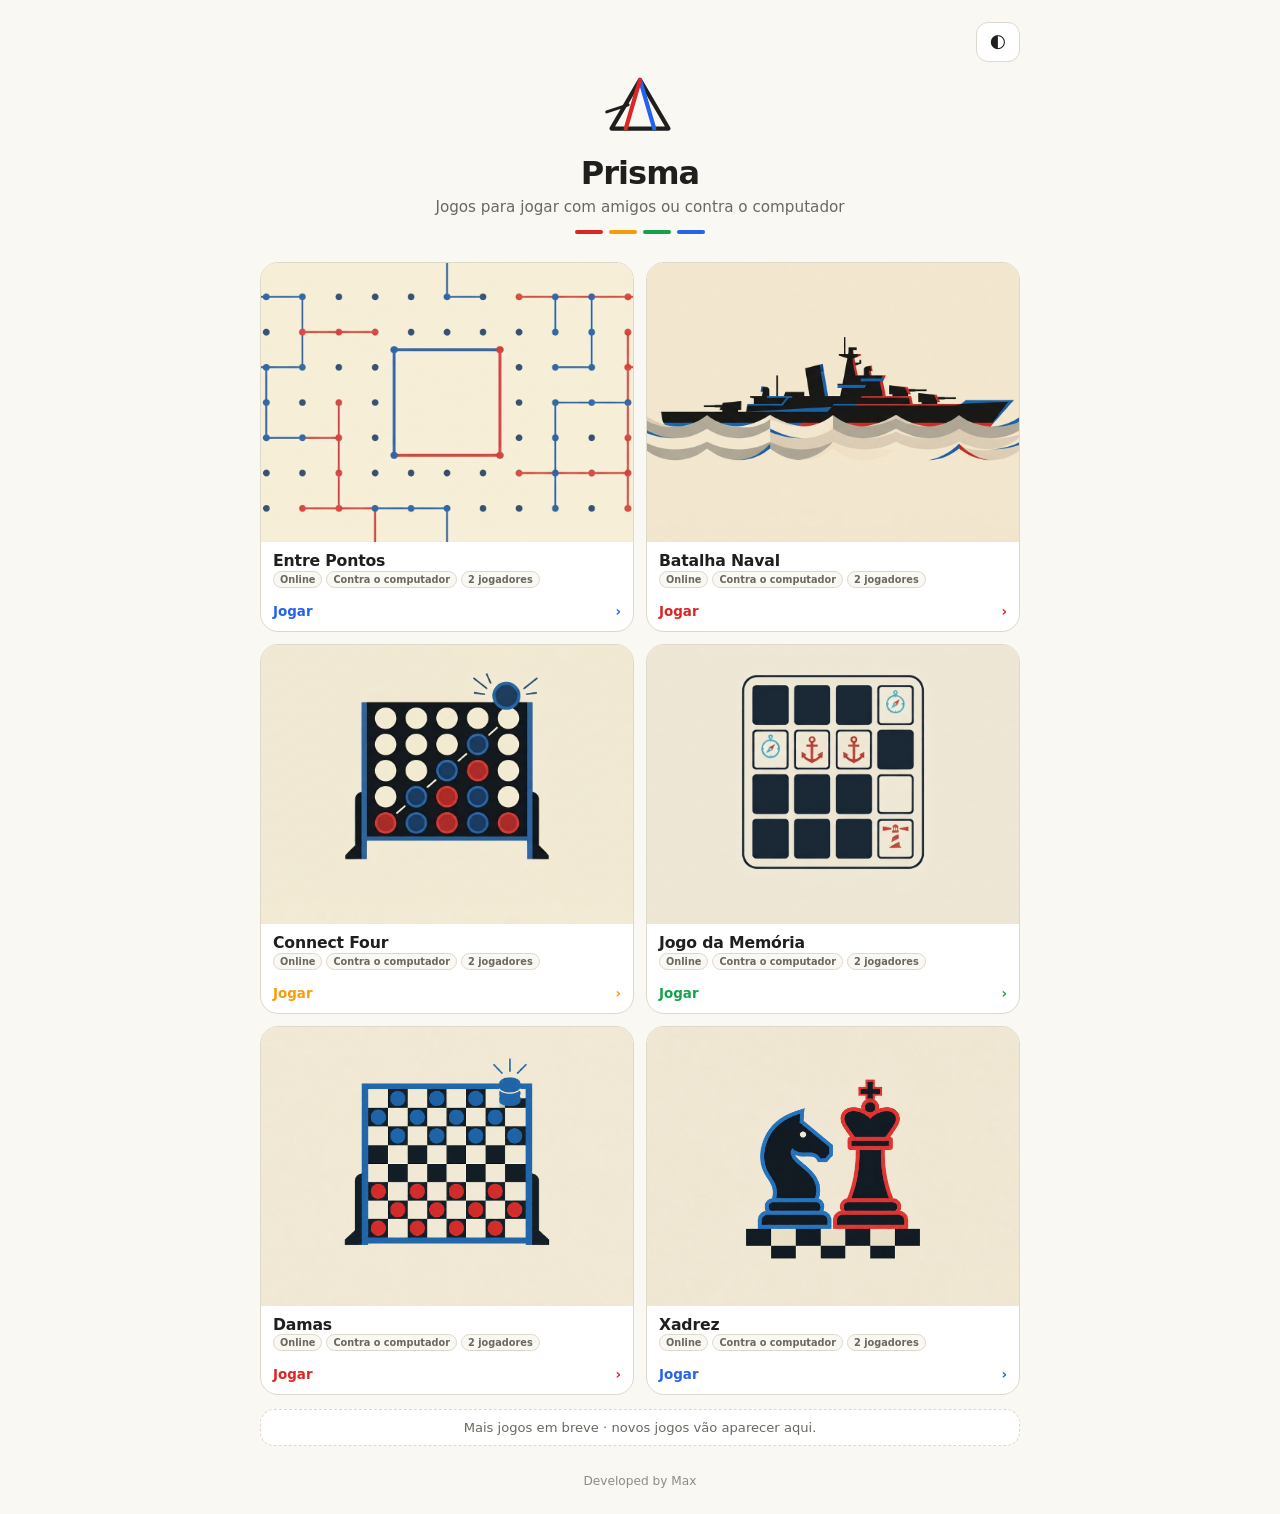
<file: index.html>
<!DOCTYPE html>
<html lang="pt-BR">
<head>
<meta charset="utf-8">
<meta name="viewport" content="width=device-width, initial-scale=1, viewport-fit=cover">
<meta name="theme-color" id="meta-theme" content="#faf8f3">
<title>Prisma · Jogos online</title>
<meta name="description" content="Prisma: jogos online para jogar com amigos ou contra o computador.">
<meta property="og:type" content="website">
<meta property="og:site_name" content="Prisma">
<meta property="og:title" content="Prisma · Jogos online">
<meta property="og:description" content="Jogos para jogar com amigos ou contra o computador.">
<meta property="og:url" content="https://prisma-io.netlify.app/">
<meta property="og:image" content="https://prisma-io.netlify.app/img/og.jpg">
<meta property="og:image:type" content="image/jpeg">
<meta property="og:image:width" content="1024">
<meta property="og:image:height" content="1024">
<meta name="twitter:card" content="summary_large_image">
<meta name="twitter:title" content="Prisma · Jogos online">
<meta name="twitter:description" content="Jogos para jogar com amigos ou contra o computador.">
<meta name="twitter:image" content="https://prisma-io.netlify.app/img/og.jpg">
<link rel="apple-touch-icon" href="img/apple-touch-icon.jpg">
<link rel="icon" type="image/svg+xml" href="data:image/svg+xml,%3Csvg xmlns='http://www.w3.org/2000/svg' viewBox='0 0 128 128'%3E%3Crect width='128' height='128' rx='28' fill='%23faf8f3'/%3E%3Cpath d='M64 22 110 100H18Z' fill='none' stroke='%231f1f1e' stroke-width='9' stroke-linejoin='round'/%3E%3Cpath d='M64 22 86 100' stroke='%232563eb' stroke-width='9' stroke-linecap='round'/%3E%3Cpath d='M64 22 42 100' stroke='%23dc2626' stroke-width='9' stroke-linecap='round'/%3E%3C/svg%3E">
<style>
:root{--bg:#faf8f3;--fg:#1f1f1e;--muted:#6b6860;--line:#ded8ca;--card:#fff;--p1:#2563eb;--p2:#dc2626;--p3:#f59e0b;--p4:#16a34a}
@media (prefers-color-scheme:dark){:root:not([data-theme="light"]){--bg:#181817;--fg:#f2f0eb;--muted:#9e9a90;--line:#363532;--card:#232321;--p1:#60a5fa;--p2:#f87171;--p3:#fbbf24;--p4:#4ade80}}
:root[data-theme="dark"]{--bg:#181817;--fg:#f2f0eb;--muted:#9e9a90;--line:#363532;--card:#232321;--p1:#60a5fa;--p2:#f87171;--p3:#fbbf24;--p4:#4ade80}
*{box-sizing:border-box}
body{margin:0;min-height:100dvh;background:var(--bg);color:var(--fg);font-family:system-ui,-apple-system,"Segoe UI",Roboto,sans-serif;display:flex;justify-content:center;padding:max(14px,env(safe-area-inset-top)) 16px max(18px,env(safe-area-inset-bottom))}
main{width:100%;max-width:760px;margin:auto 0;padding:8px 0}
.bar{display:flex;justify-content:flex-end;margin-bottom:6px}
#theme-btn{font:inherit;min-height:40px;min-width:44px;border-radius:12px;border:1px solid var(--line);background:var(--card);color:var(--fg);cursor:pointer;font-size:1rem}
header{text-align:center;margin-bottom:28px}
.logo{width:76px;height:76px;margin:0 auto 10px;display:block}
h1{margin:0;font-size:2rem;letter-spacing:-.03em}
.tag{margin:6px 0 0;color:var(--muted);font-size:.95rem}
.spectrum{display:flex;justify-content:center;gap:6px;margin-top:14px}
.spectrum i{width:28px;height:4px;border-radius:999px;display:block}
.games{display:grid;grid-template-columns:repeat(auto-fit,minmax(260px,1fr));gap:14px}
.game{display:flex;flex-direction:column;gap:12px;padding:20px;border-radius:20px;background:var(--card);border:1px solid var(--line);color:inherit;text-decoration:none;transition:transform .15s,border-color .15s}
.game:hover{transform:translateY(-2px);border-color:var(--accent)}
.game:active{transform:scale(.99)}
.game:focus-visible{outline:2px solid var(--accent);outline-offset:2px}
.ico{width:52px;height:52px;border-radius:14px;background:var(--bg);display:flex;align-items:center;justify-content:center;color:var(--accent)}
.ico svg{width:30px;height:30px}
.game h2{margin:0;font-size:1.15rem;letter-spacing:-.01em}
.game p{margin:0;color:var(--muted);font-size:.88rem;line-height:1.45;flex:1}
.modes{display:flex;flex-wrap:wrap;gap:6px}
.modes span{font-size:.74rem;font-weight:600;padding:3px 9px;border-radius:999px;background:var(--bg);border:1px solid var(--line);color:var(--muted)}
.play{display:flex;align-items:center;justify-content:space-between;font-weight:700;font-size:.9rem;color:var(--accent)}
.foot{text-align:center;color:var(--muted);font-size:.76rem;margin:28px 0 0;opacity:.75}
.soon-note{margin:14px 0 0;padding:10px 14px;border:1px dashed var(--line);border-radius:14px;background:var(--card);color:var(--muted);font-size:.82rem;text-align:center}
.cover{display:block;margin:-20px -20px 0;width:calc(100% + 40px);aspect-ratio:16/9;object-fit:cover;border-radius:20px 20px 0 0;background:var(--bg)}
main{position:relative}
@media (max-width:600px){
  header{margin-bottom:20px}
  .logo{width:52px;height:52px;margin-bottom:6px}
  h1{font-size:1.7rem}
  .tag{font-size:.88rem}
  .spectrum{margin-top:10px}
  .bar{position:absolute;top:0;right:0;margin:0}
  main{padding-top:0}
}
/* Layout compacto: duas colunas, capas 4:3 e modos visíveis */
.games{grid-template-columns:repeat(2,minmax(0,1fr));gap:12px}
.game{padding:0;gap:0;overflow:hidden;border-radius:18px}
.game .cover{margin:0;width:100%;aspect-ratio:4/3;object-fit:cover;border-radius:0}
.game .ico,.game p{display:none}
.game .modes{display:flex;gap:4px;padding:0 12px 10px}
.game .modes span{font-size:.61rem;padding:2px 6px}
.game h2{padding:10px 12px 0;font-size:.98rem;line-height:1.2}
.game .play{padding:6px 12px 12px;font-size:.84rem}
@media (max-width:360px){.game h2{font-size:.9rem}}
</style>
</head>
<body>
<main>
  <div class="bar"><button id="theme-btn" type="button" aria-label="Alternar tema">🌓</button></div>

  <header>
    <svg class="logo" viewBox="0 0 128 128" fill="none" aria-hidden="true">
      <path d="M64 20 112 102H16Z" stroke="var(--fg)" stroke-width="7" stroke-linejoin="round"/>
      <path d="M8 74 44 62" stroke="var(--fg)" stroke-width="5" stroke-linecap="round"/>
      <path d="M64 20 88 102" stroke="var(--p1)" stroke-width="7" stroke-linecap="round"/>
      <path d="M64 20 40 102" stroke="var(--p2)" stroke-width="7" stroke-linecap="round"/>
    </svg>
    <h1>Prisma</h1>
    <p class="tag">Jogos para jogar com amigos ou contra o computador</p>
    <div class="spectrum" aria-hidden="true">
      <i style="background:var(--p2)"></i><i style="background:var(--p3)"></i><i style="background:var(--p4)"></i><i style="background:var(--p1)"></i>
    </div>
  </header>

  <div class="games" id="games"></div>
  <p class="soon-note">Mais jogos em breve · novos jogos vão aparecer aqui.</p>

  <p class="foot">Developed by Max</p>
</main>

<script>
/* Para adicionar um jogo novo: crie uma pasta com o index.html dele e inclua mais um item aqui. */
const GAMES = [
  {
    nome: 'Entre Pontos',
    desc: 'Ligue os pontos e feche mais quadrados que o adversário.',
    url: 'entre-pontos/index.html',
    cor: 'var(--p1)',
    capa: 'entre-pontos/img/og.jpg',
    modos: ['Online', 'Contra o computador', '2 jogadores'],
    icone: '<svg viewBox="0 0 32 32" fill="none"><line x1="7" y1="7" x2="25" y2="7" stroke="currentColor" stroke-width="3" stroke-linecap="round"/><line x1="25" y1="7" x2="25" y2="25" stroke="var(--p2)" stroke-width="3" stroke-linecap="round"/><line x1="7" y1="7" x2="7" y2="25" stroke="currentColor" stroke-width="3" stroke-linecap="round"/><circle cx="7" cy="7" r="3.2" fill="var(--fg)"/><circle cx="25" cy="7" r="3.2" fill="var(--fg)"/><circle cx="7" cy="25" r="3.2" fill="var(--fg)"/><circle cx="25" cy="25" r="3.2" fill="var(--fg)"/></svg>'
  },
  {
    nome: 'Batalha Naval',
    desc: 'Posicione sua frota, encontre e afunde todos os navios inimigos.',
    url: 'batalha-naval/index.html',
    cor: 'var(--p2)',
    capa: 'batalha-naval/img/og.jpg',
    modos: ['Online', 'Contra o computador', '2 jogadores'],
    icone: '<svg viewBox="0 0 32 32" fill="none" stroke="currentColor" stroke-width="2.4" stroke-linecap="round" stroke-linejoin="round"><path d="M4 20h24l-3 6H7z"/><path d="M16 20V6l7 9h-7"/><path d="M3 29c3-1.5 5 1.5 8 0s5 1.5 8 0 5 1.5 8 0" stroke-width="1.8"/></svg>'
  },
  {
    nome: 'Connect Four',
    desc: 'Alinhe quatro peças na horizontal, vertical ou diagonal antes do adversário.',
    url: 'connect-four/index.html',
    cor: 'var(--p3)',
    capa: 'connect-four/img/og.jpg',
    modos: ['Online', 'Contra o computador', '2 jogadores'],
    icone: '<svg viewBox="0 0 32 32" fill="none"><rect x="3" y="6" width="26" height="22" rx="3" stroke="currentColor" stroke-width="2.4"/><circle cx="10" cy="13" r="2.4" fill="var(--p1)"/><circle cx="16" cy="13" r="2.4" fill="var(--p2)"/><circle cx="22" cy="13" r="2.4" fill="var(--p1)"/><circle cx="10" cy="20" r="2.4" fill="var(--p2)"/><circle cx="16" cy="20" r="2.4" fill="var(--p1)"/><circle cx="22" cy="20" r="2.4" fill="var(--p2)"/></svg>'
  },
  {
    nome: 'Jogo da Memória',
    desc: 'Encontre os pares antes do adversário e lembre onde cada carta estava.',
    url: 'jogo-da-memoria/index.html',
    cor: 'var(--p4)',
    capa: 'jogo-da-memoria/img/og.jpg',
    modos: ['Online', 'Contra o computador', '2 jogadores'],
    icone: '<svg viewBox="0 0 32 32" fill="none" stroke="currentColor" stroke-width="2.2" stroke-linejoin="round"><rect x="4" y="4" width="10" height="10" rx="2"/><rect x="18" y="4" width="10" height="10" rx="2"/><rect x="4" y="18" width="10" height="10" rx="2"/><rect x="18" y="18" width="10" height="10" rx="2" stroke="var(--p1)"/><path d="M21 22.5l2 2 3.5-3.5" stroke="var(--p1)" stroke-width="2.4" stroke-linecap="round"/></svg>'
  },
  {
    nome: 'Damas',
    desc: 'Capture as peças adversárias e promova as suas a damas.',
    url: 'damas/index.html',
    cor: 'var(--p2)',
    capa: 'damas/img/capa-v2.png',
    modos: ['Online', 'Contra o computador', '2 jogadores'],
    icone: '<span aria-hidden="true">●</span>'
  },
  {
    nome: 'Xadrez',
    desc: 'Proteja seu rei, desenvolva suas peças e dê xeque-mate.',
    url: 'xadrez/index.html',
    cor: 'var(--p1)',
    capa: 'xadrez/img/capa-v2.png',
    modos: ['Online', 'Contra o computador', '2 jogadores'],
    icone: '<span aria-hidden="true">♞</span>'
  }
];

const wrap = document.getElementById('games');
wrap.innerHTML = GAMES.map(g => `
  <a class="game" href="${g.url}" style="--accent:${g.cor}">
    <img class="cover" src="${g.capa}" alt="" loading="lazy">
    <div class="ico">${g.icone}</div>
    <h2>${g.nome}</h2>
    <p>${g.desc}</p>
    <div class="modes">${g.modos.map(m => `<span>${m}</span>`).join('')}</div>
    <div class="play"><span>Jogar</span><span aria-hidden="true">›</span></div>
  </a>`).join('');

/* Tema */
const store = {
  get(k){ try { return localStorage.getItem(k) || ''; } catch (e) { return ''; } },
  set(k, v){ try { localStorage.setItem(k, v); } catch (e) {} }
};
const saved = store.get('prisma_theme');
if (saved) document.documentElement.dataset.theme = saved;
function isDark(){
  const ds = document.documentElement.dataset.theme;
  return ds ? ds === 'dark' : matchMedia('(prefers-color-scheme:dark)').matches;
}
function syncMeta(){ document.getElementById('meta-theme').setAttribute('content', isDark() ? '#181817' : '#faf8f3'); }
document.getElementById('theme-btn').onclick = () => {
  const next = isDark() ? 'light' : 'dark';
  document.documentElement.dataset.theme = next;
  store.set('prisma_theme', next);
  syncMeta();
};
matchMedia('(prefers-color-scheme:dark)').addEventListener('change', syncMeta);
syncMeta();
</script>
</body>
</html>
</file>
